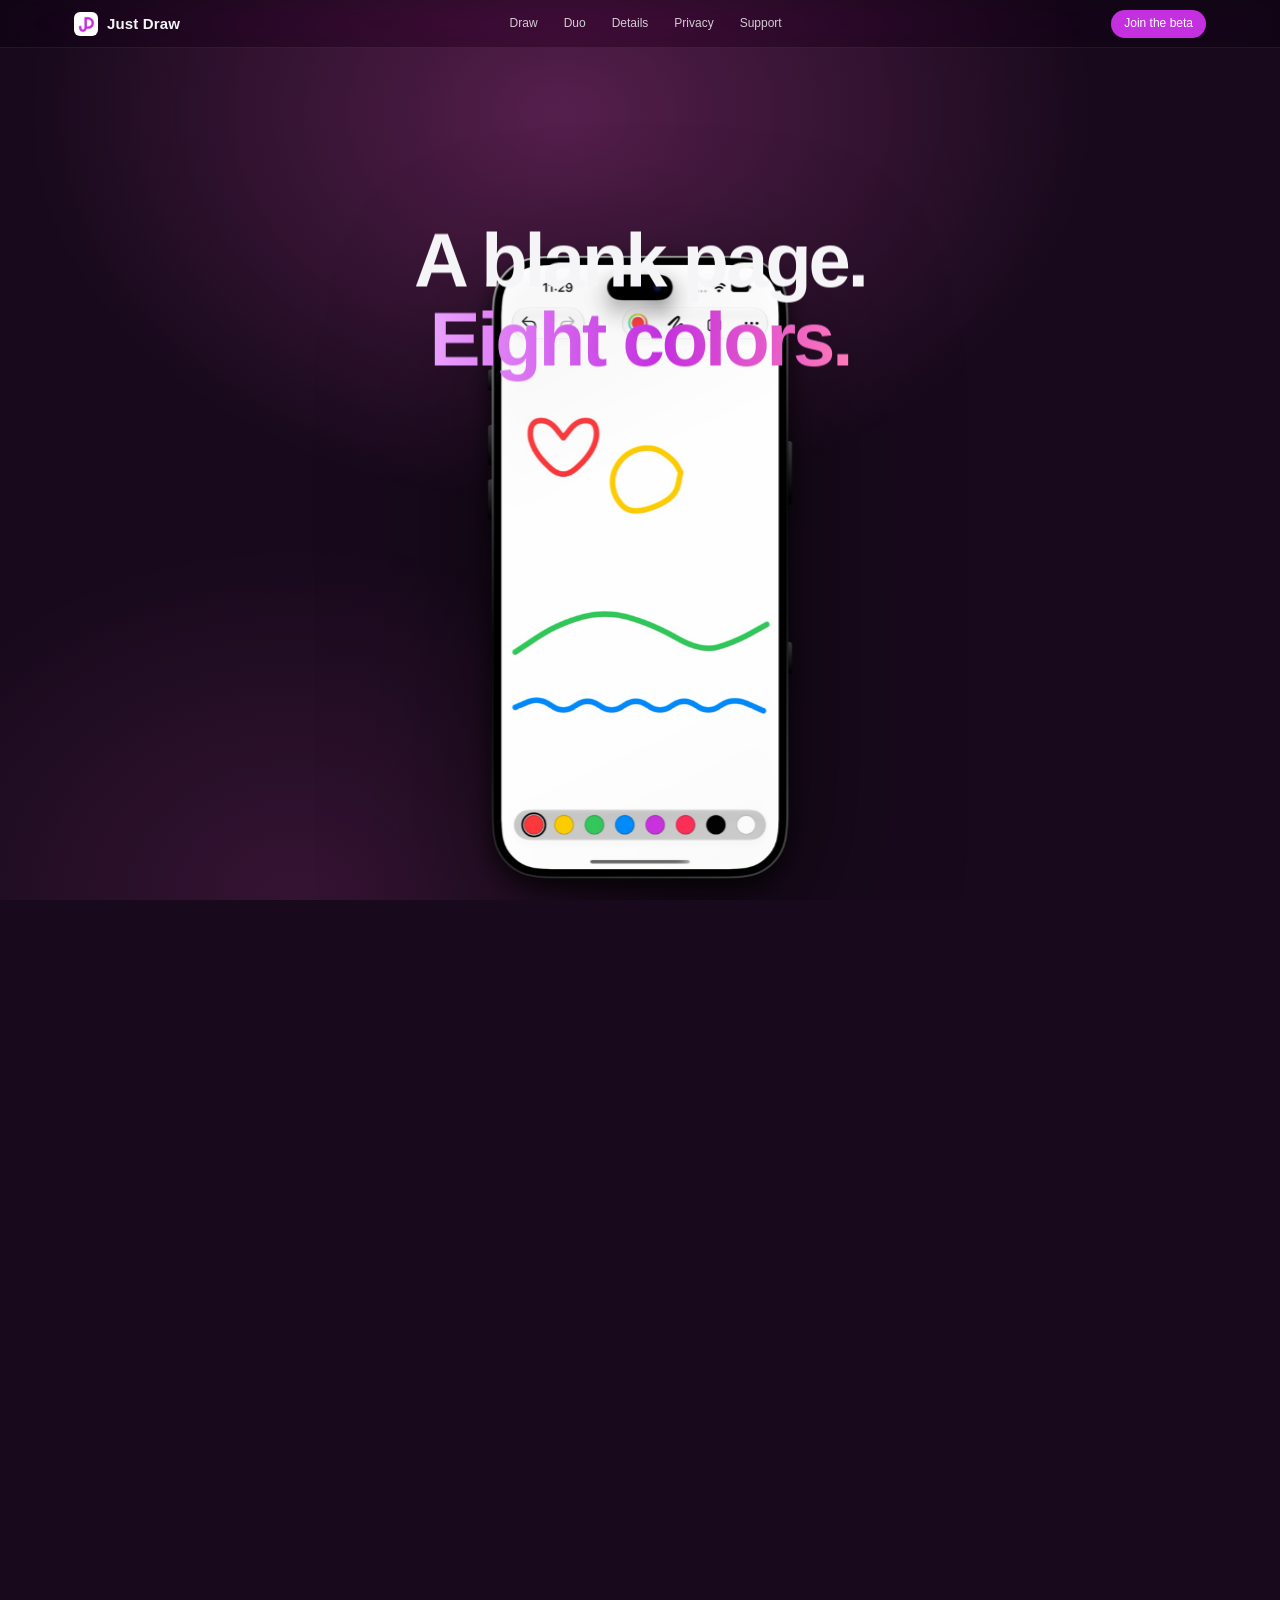
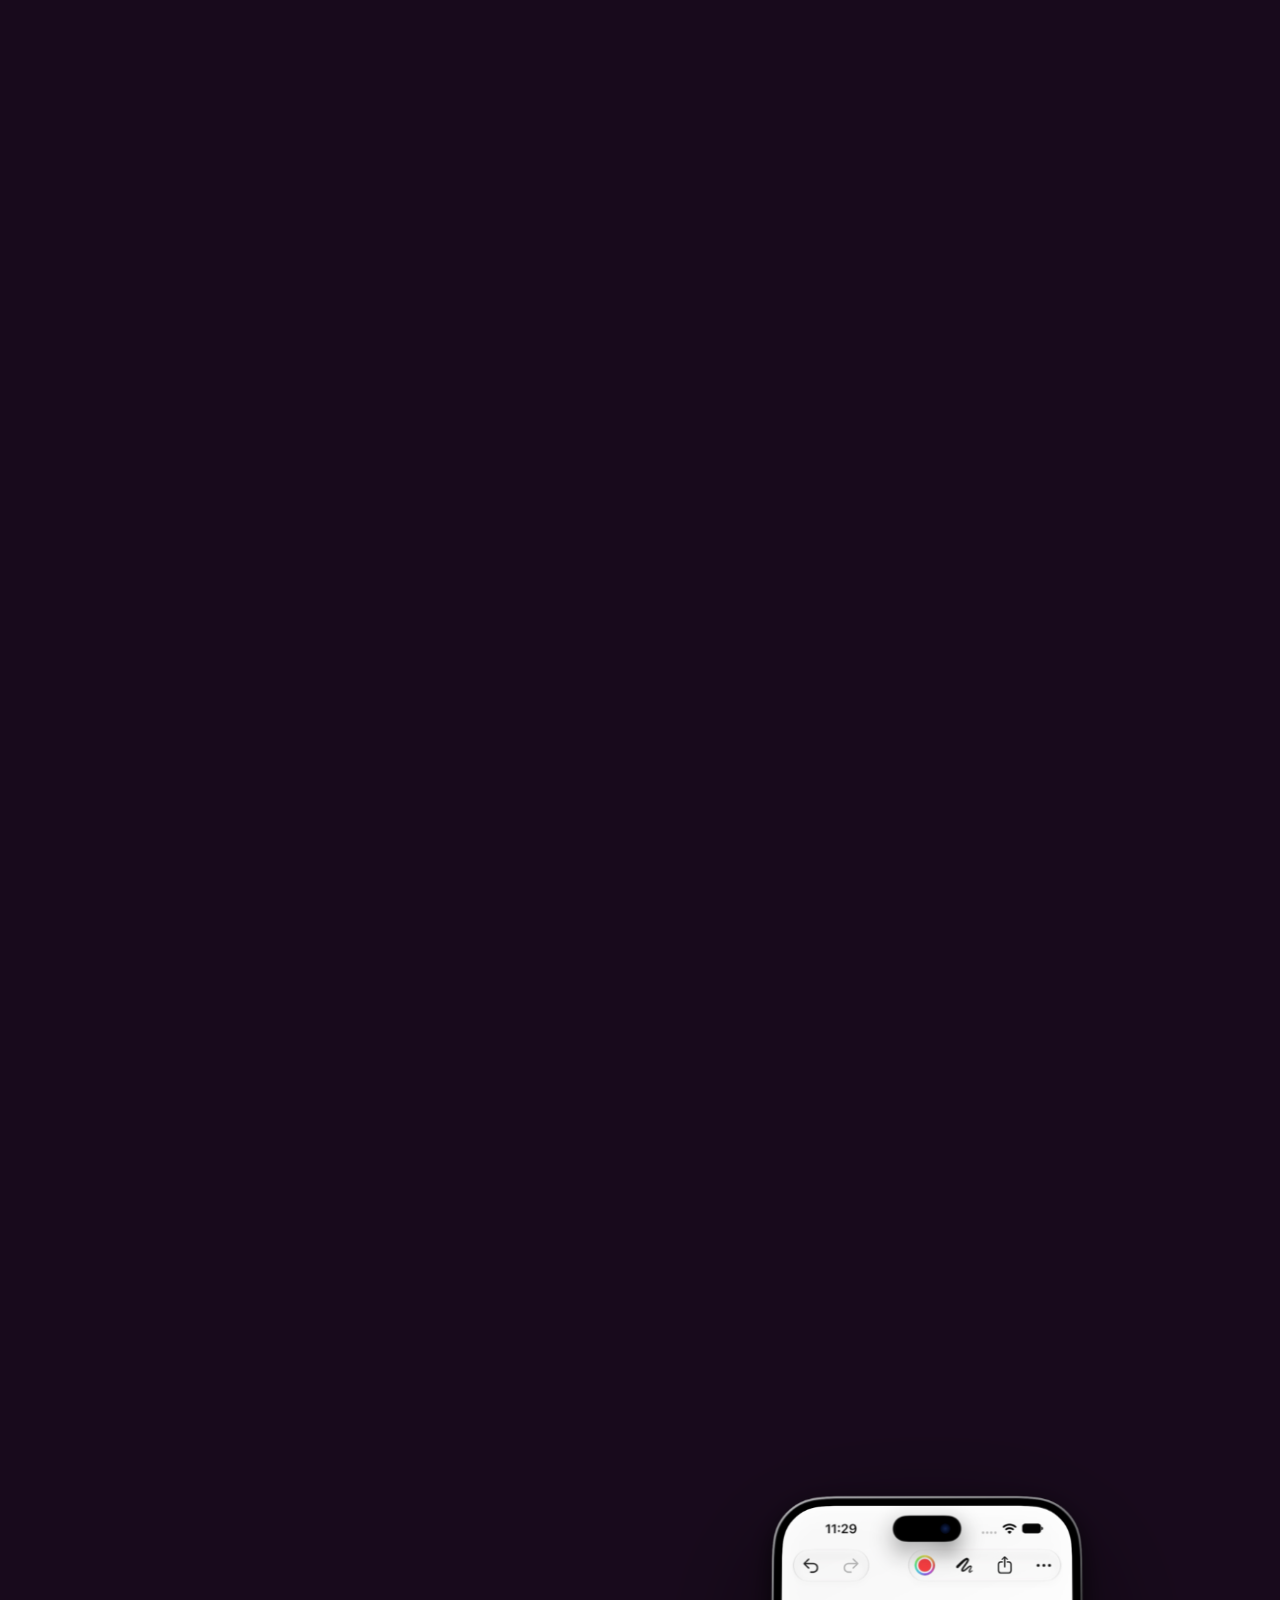
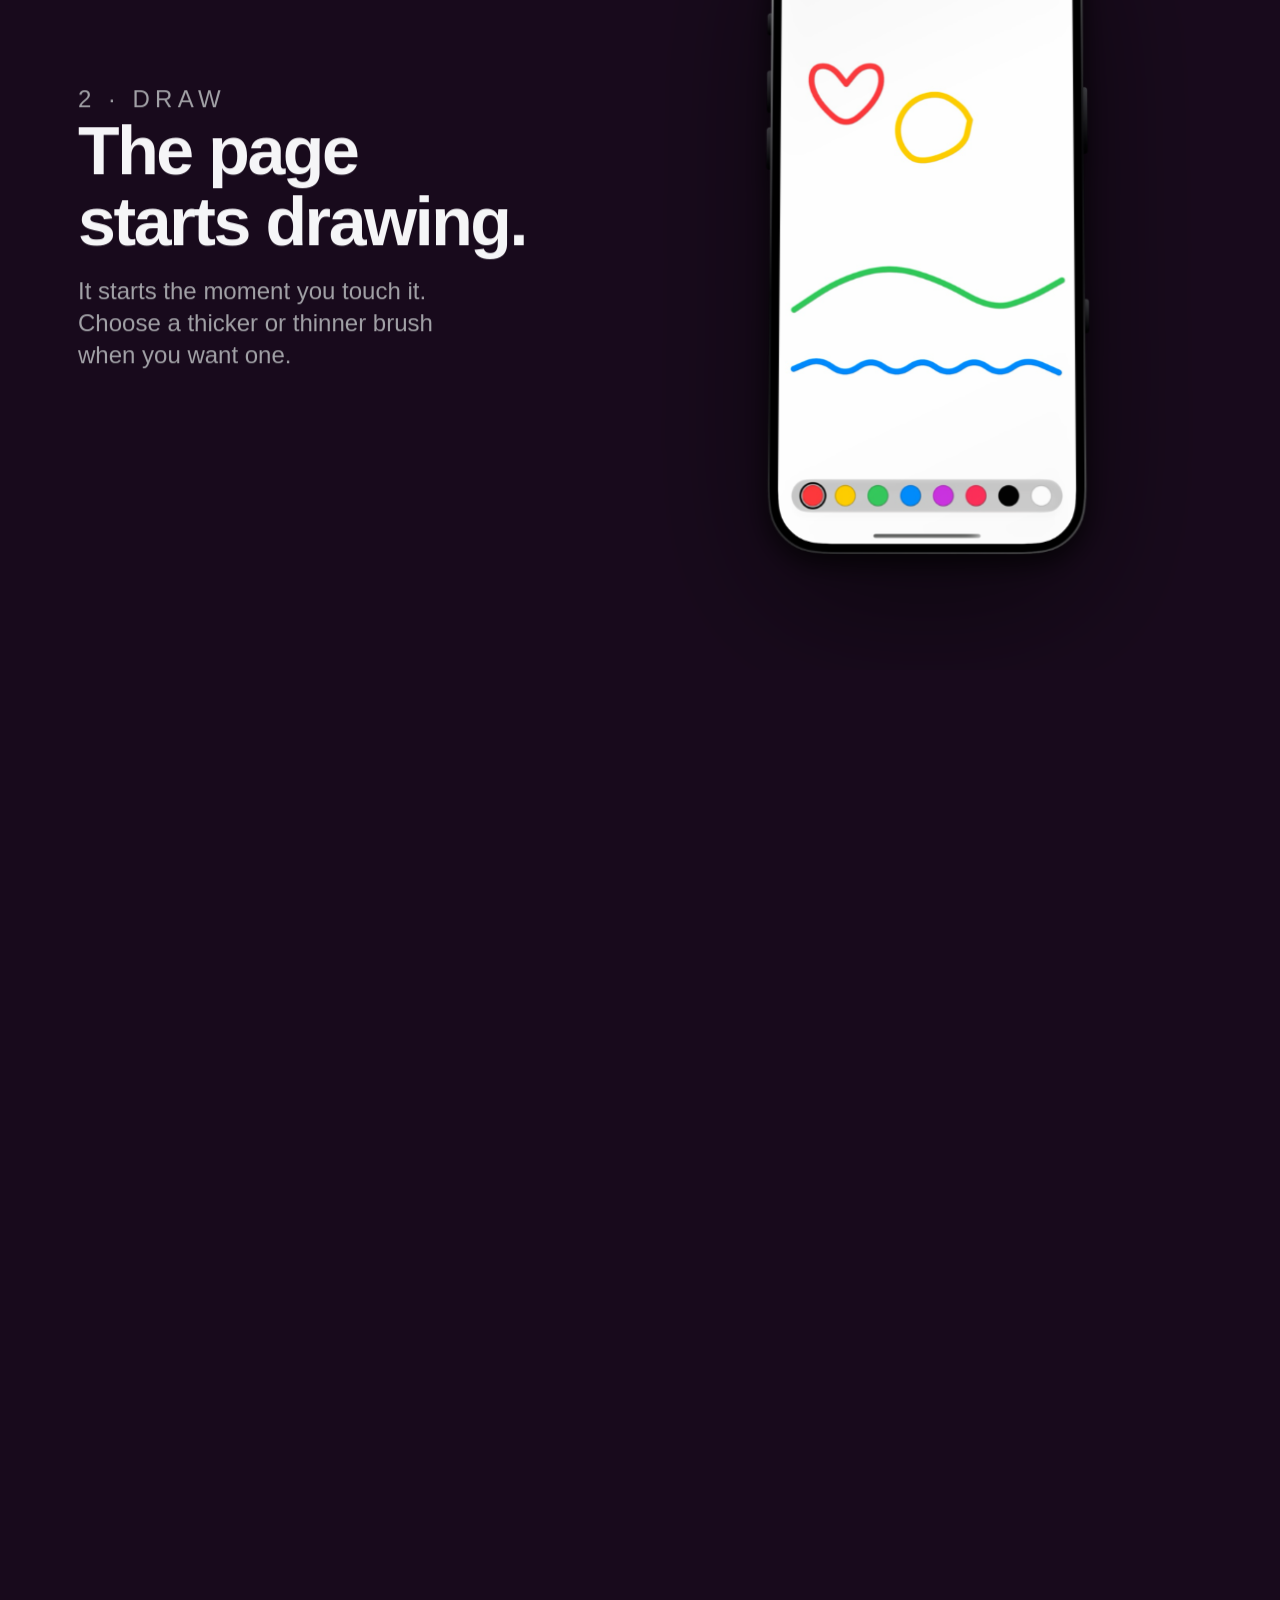
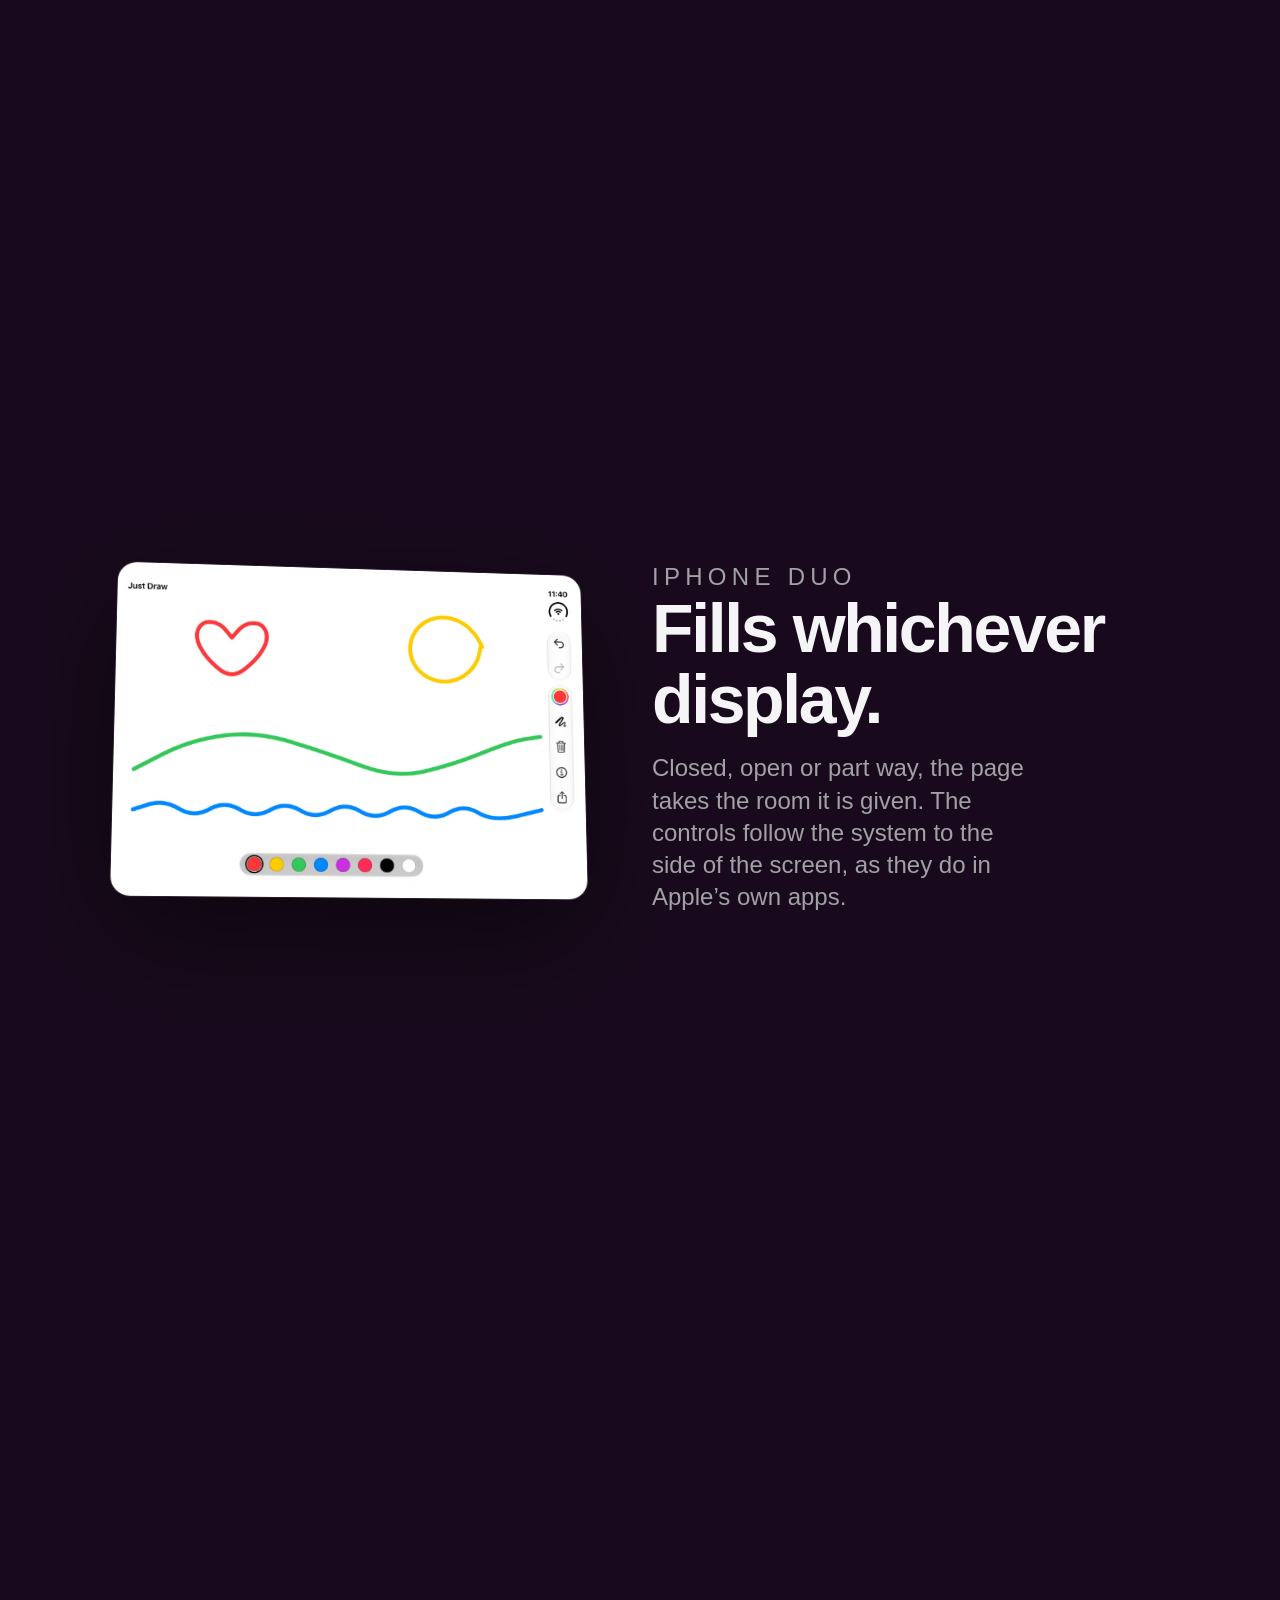
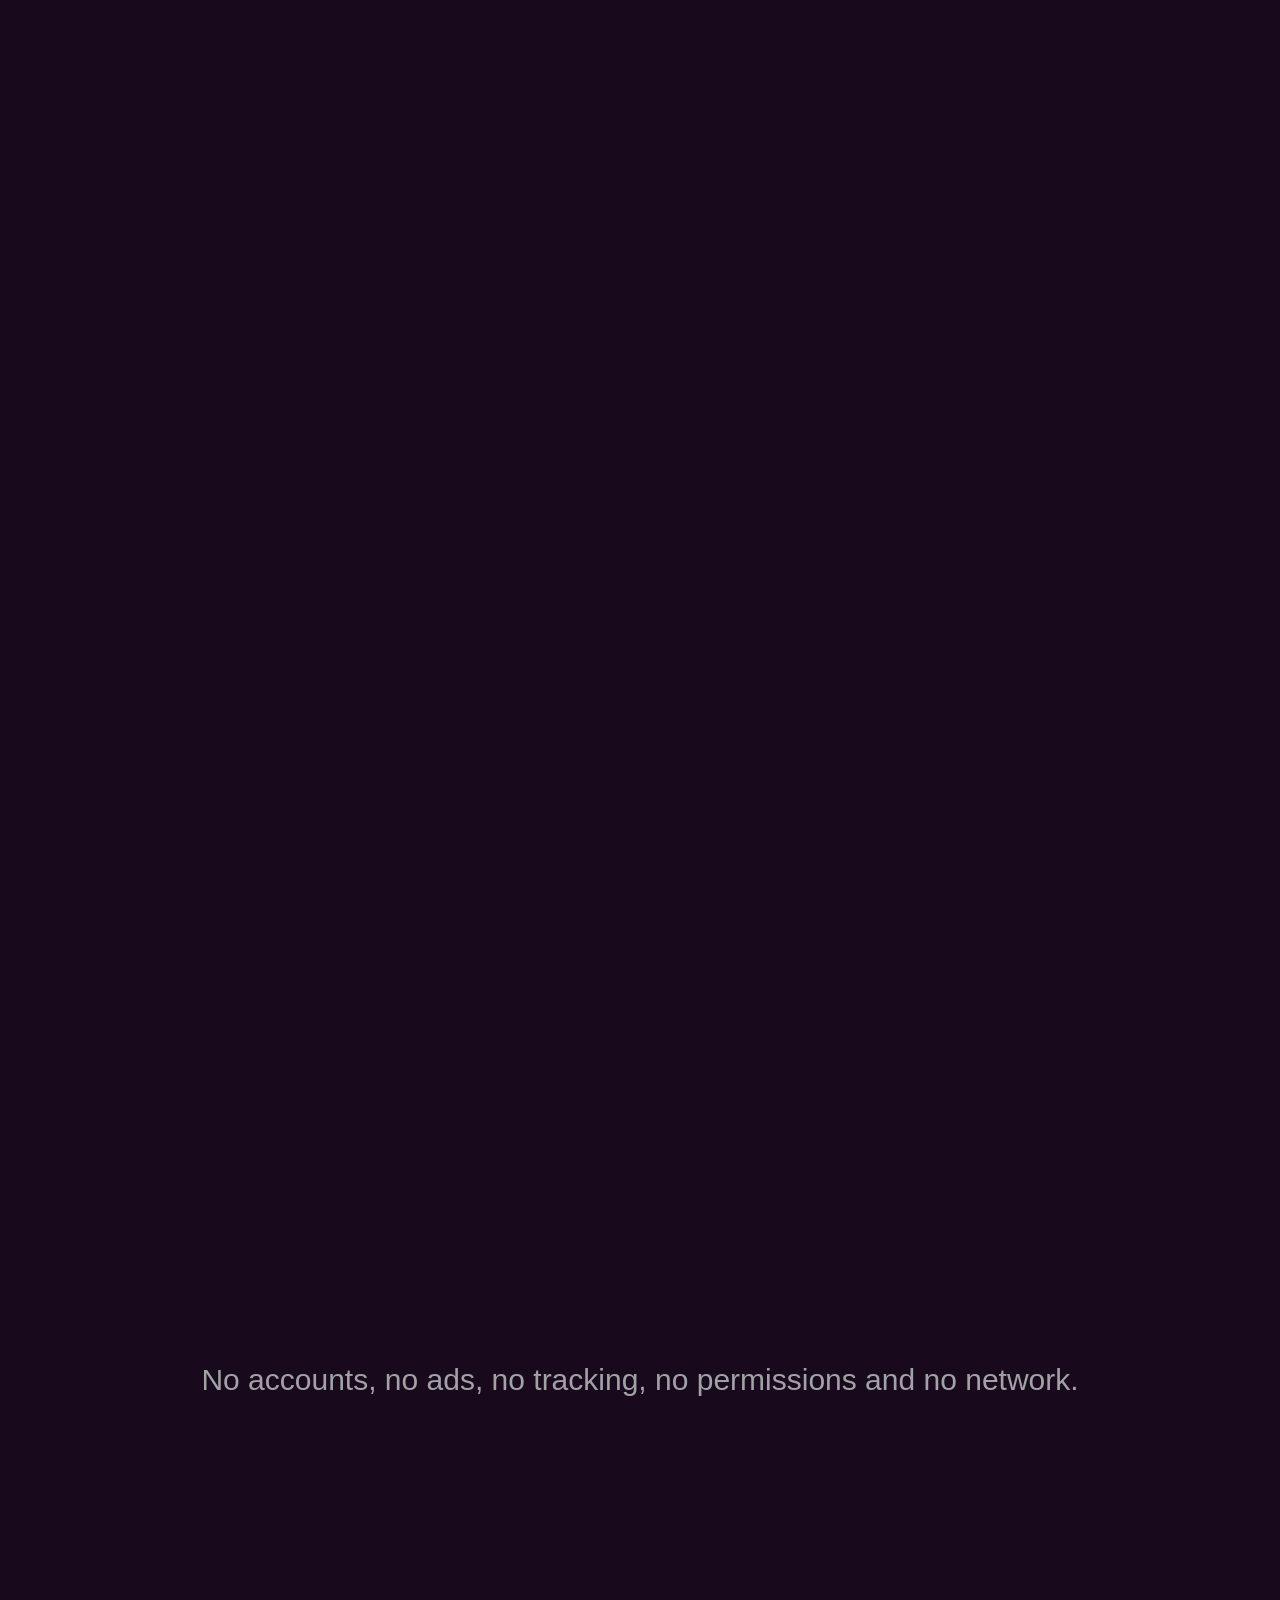
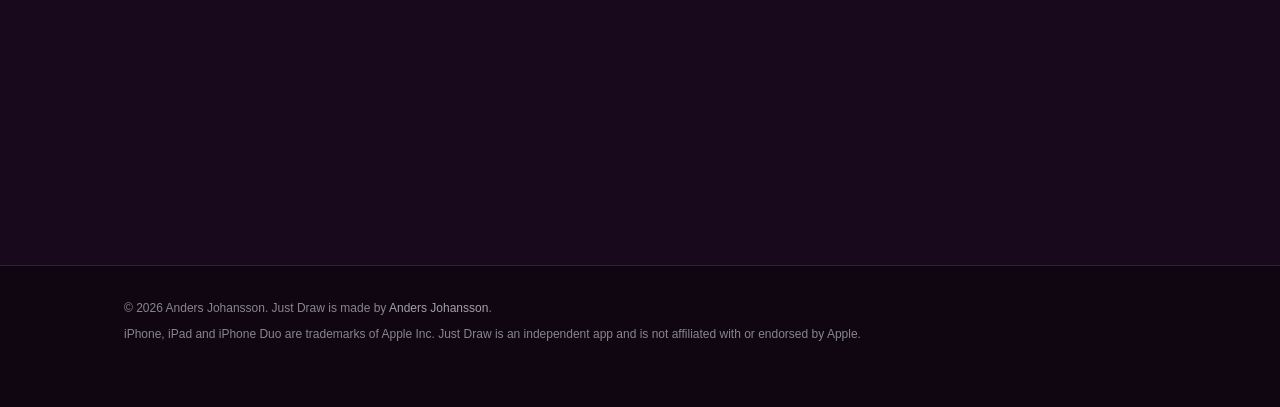
<file: index.html>
<!doctype html>
<html lang="en">
<head>
  <meta charset="utf-8">
  <meta name="viewport" content="width=device-width, initial-scale=1, viewport-fit=cover">
  <title>Just Draw – a simple drawing app for iPhone, iPad and iPhone Duo</title>
  <meta name="description" content="Just Draw is a blank page, eight colors and your finger. Undo anything, share what you like. No accounts, no permissions, no network.">
  <meta name="theme-color" content="#0e0713">
  <link rel="icon" type="image/png" href="assets/favicon.png">
  <link rel="apple-touch-icon" href="assets/apple-touch-icon.png">
  <meta property="og:title" content="Just Draw">
  <meta property="og:description" content="A blank page, eight colors and your finger. For iPhone, iPad and iPhone Duo.">
  <meta property="og:type" content="website">
  <meta property="og:url" content="https://idrewn.github.io/justdraw-site/">
  <meta property="og:image" content="https://idrewn.github.io/justdraw-site/assets/og.jpg">
  <link rel="stylesheet" href="motion.css">
  <link rel="stylesheet" href="theme.css">
</head>
<body>
<div class="ambient" aria-hidden="true"></div>
<header class="nav"><div class="wrap">
  <a class="brand" href="./"><img src="assets/icon.png" alt="" width="24" height="24">Just Draw</a>
  <ul><li><a href="#draw">Draw</a></li><li><a href="#duo">Duo</a></li><li><a href="#details">Details</a></li><li><a href="privacy.html">Privacy</a></li><li><a href="support.html">Support</a></li></ul>
  <a class="buy" href="https://testflight.apple.com/join/3rHHeFmC">Join the beta</a>
</div></header>
<main>
<section class="stage hero" id="top" style="--n:3.3" data-stage data-bg="#0e0713" data-glow="196,48,224">
  <div class="pin">
    <div class="hero-copy" data-beat="-1,-0.5,0.2,0.46" data-travel="-110">
      <p class="eyebrow">Drawing · iPhone · iPad · iPhone Duo</p>
      <h1>Just draw.<br><span class="grad">Nothing else.</span></h1>
      <p class="lead">A blank page, eight colors and your finger. Undo anything, share what you like.</p>
      <div class="cta"><a class="pill fill" href="https://testflight.apple.com/join/3rHHeFmC">Join the beta</a><a class="pill line" href="#draw">See the three steps</a></div>
    </div>
    <p class="hero-tag" data-beat="0.42,0.62,2,3" data-travel="50">A blank page.<br><span class="grad">Eight colors.</span></p>
    <div class="fan"><div class="device" data-motion="fan" data-i="0" data-n="1"><img src="assets/phone-iphone.png" alt="Just Draw on an iPhone" width="1306" height="2360"></div></div>
  </div>
</section>
<section class="stage" id="draw" style="--n:4.1" data-stage data-bg="#120817" data-glow="196,48,224">
  <i class="mark" aria-hidden="true" data-bg="#120817" data-glow="196,48,224" style="position:absolute;left:0;top:24.80%;width:1px;height:1px"></i>
<i class="mark" aria-hidden="true" data-bg="#180a1c" data-glow="230,80,190" style="position:absolute;left:0;top:50.00%;width:1px;height:1px"></i>
<i class="mark" aria-hidden="true" data-bg="#10091f" data-glow="120,80,240" style="position:absolute;left:0;top:75.20%;width:1px;height:1px"></i>
  <div class="pin split">
    <div class="copy"><div class="beat" data-beat="-1.000,-0.500,0.283,0.383">
        <p class="eyebrow">1 · Color</p>
        <h2>Pick a color.</h2>
        <p>Eight colors at your thumb, or open the color picker for any other.</p>
      </div><div class="beat" data-beat="0.283,0.383,0.617,0.717">
        <p class="eyebrow">2 · Draw</p>
        <h2>The page starts drawing.</h2>
        <p>It starts the moment you touch it. Choose a thicker or thinner brush when you want one.</p>
      </div><div class="beat" data-beat="0.617,0.717,2.000,3.000">
        <p class="eyebrow">3 · Share</p>
        <h2>Share what you like.</h2>
        <p>Send the drawing as a picture, or choose Save Image to keep it in Photos.</p>
      </div></div>
    <div class="devwrap"><div class="device" data-motion="sway"><img src="assets/phone-iphone.png" alt="A drawing in Just Draw" loading="lazy" width=1306 height=2360></div></div>
  </div>
</section>
<section class="stage" id="duo" style="--n:2.2" data-stage data-bg="#150a1a" data-glow="196,48,224">
  <i class="mark" aria-hidden="true" data-bg="#150a1a" data-glow="196,48,224" style="position:absolute;left:0;top:50.00%;width:1px;height:1px"></i>
  <div class="pin split flip">
    <div class="copy"><div class="beat" data-beat="-1.000,-0.500,2.000,3.000">
        <p class="eyebrow">iPhone Duo</p>
        <h2>Fills whichever display.</h2>
        <p>Closed, open or part way, the page takes the room it is given. The controls follow the system to the side of the screen, as they do in Apple&rsquo;s own apps.</p>
      </div></div>
    <div class="devwrap"><div class="device wide" data-motion="wide" style="aspect-ratio:1600/1125"><img data-beat="-1.000,-0.500,2.000,3.000" src="assets/duo.jpg" alt="Just Draw on an iPhone Duo" loading="lazy" width=1600 height=1125></div></div>
  </div>
</section>
<section class="stage numbers" style="--n:2.6" data-stage data-bg="#10081c" data-glow="140,60,230">
  <div class="pin"><div class="row" data-zoom><div><div class="n grad" data-count="8" data-pre="" data-suf="">0</div><div class="l">colors</div></div><div><div class="n grad" data-count="1" data-pre="" data-suf="">0</div><div class="l">page</div></div><div><div class="n grad" data-count="0" data-pre="" data-suf="">0</div><div class="l">permissions</div></div></div><p class="sentence">No accounts, no ads, no tracking, no permissions and no network.</p></div>
</section>
<section class="block center" id="details" data-bg="#0e0713" data-glow="196,48,224">
  <div class="wrap">
    <p class="eyebrow" data-reveal>Small on purpose</p>
    <h2 data-reveal>Everything the page needs. Nothing it does not.</h2>
    
    <div class="bento"><div class="tile w4 hot" data-reveal><span class="k">Undo</span><h3>Undo anything.</h3><p>Shake to undo, swipe with three fingers, or press &#8984;Z. Clearing the page can be undone too, so you never have to ask twice.</p></div><div class="tile " data-reveal><span class="k">Input</span><h3>Finger or Apple Pencil.</h3><p>The line starts the instant you touch down, and smooth curves keep fast strokes from looking jagged.</p></div><div class="tile " data-reveal><span class="k">Devices</span><h3>iPhone and iPad.</h3><p>Portrait or landscape, full screen or in Split View.</p></div><div class="tile " data-reveal><span class="k">Languages</span><h3>English and Swedish.</h3><p>Just Draw follows your language: Just draw. becomes Rita bara.</p></div><div class="tile w3" data-reveal><span class="k">Private</span><h3>Private by design.</h3><p>No accounts, no ads, no tracking, no permissions and no network. Your drawing stays on your device. <a href="privacy.html">Read the privacy policy</a>.</p></div><div class="tile w3" data-reveal><span class="k">Sharing</span><h3>A clean picture.</h3><p>Share as a PNG through the system share sheet. The hint and toolbar are never part of the picture.</p></div></div>
  </div>
</section>
<section class="cta-block" id="get" data-bg="#0e0713" data-glow="196,48,224">
  <div class="wrap">
    <img class="icon" src="assets/icon.png" alt="Just Draw app icon" width="132" height="132" data-reveal>
    <h2 data-reveal>Get Just Draw.</h2>
    <p class="lead" data-reveal>In TestFlight beta now. For iPhone and iPad with iOS 27 or later, in English and Swedish.</p>
    <div class="cta" data-reveal><a class="pill fill" href="https://testflight.apple.com/join/3rHHeFmC">Join the beta</a><a class="pill line" href="support.html">Support</a></div>
    
  </div>
</section>
</main>
<footer><div class="wrap"><p>&copy; 2026 Anders Johansson. Just Draw is made by <a href="https://github.com/iDrewn">Anders Johansson</a>.</p>
    <p>iPhone, iPad and iPhone Duo are trademarks of Apple Inc. Just Draw is an independent app and is not affiliated with or endorsed by Apple.</p></div></footer>
<script src="motion.js" defer></script>
</body>
</html>
</file>
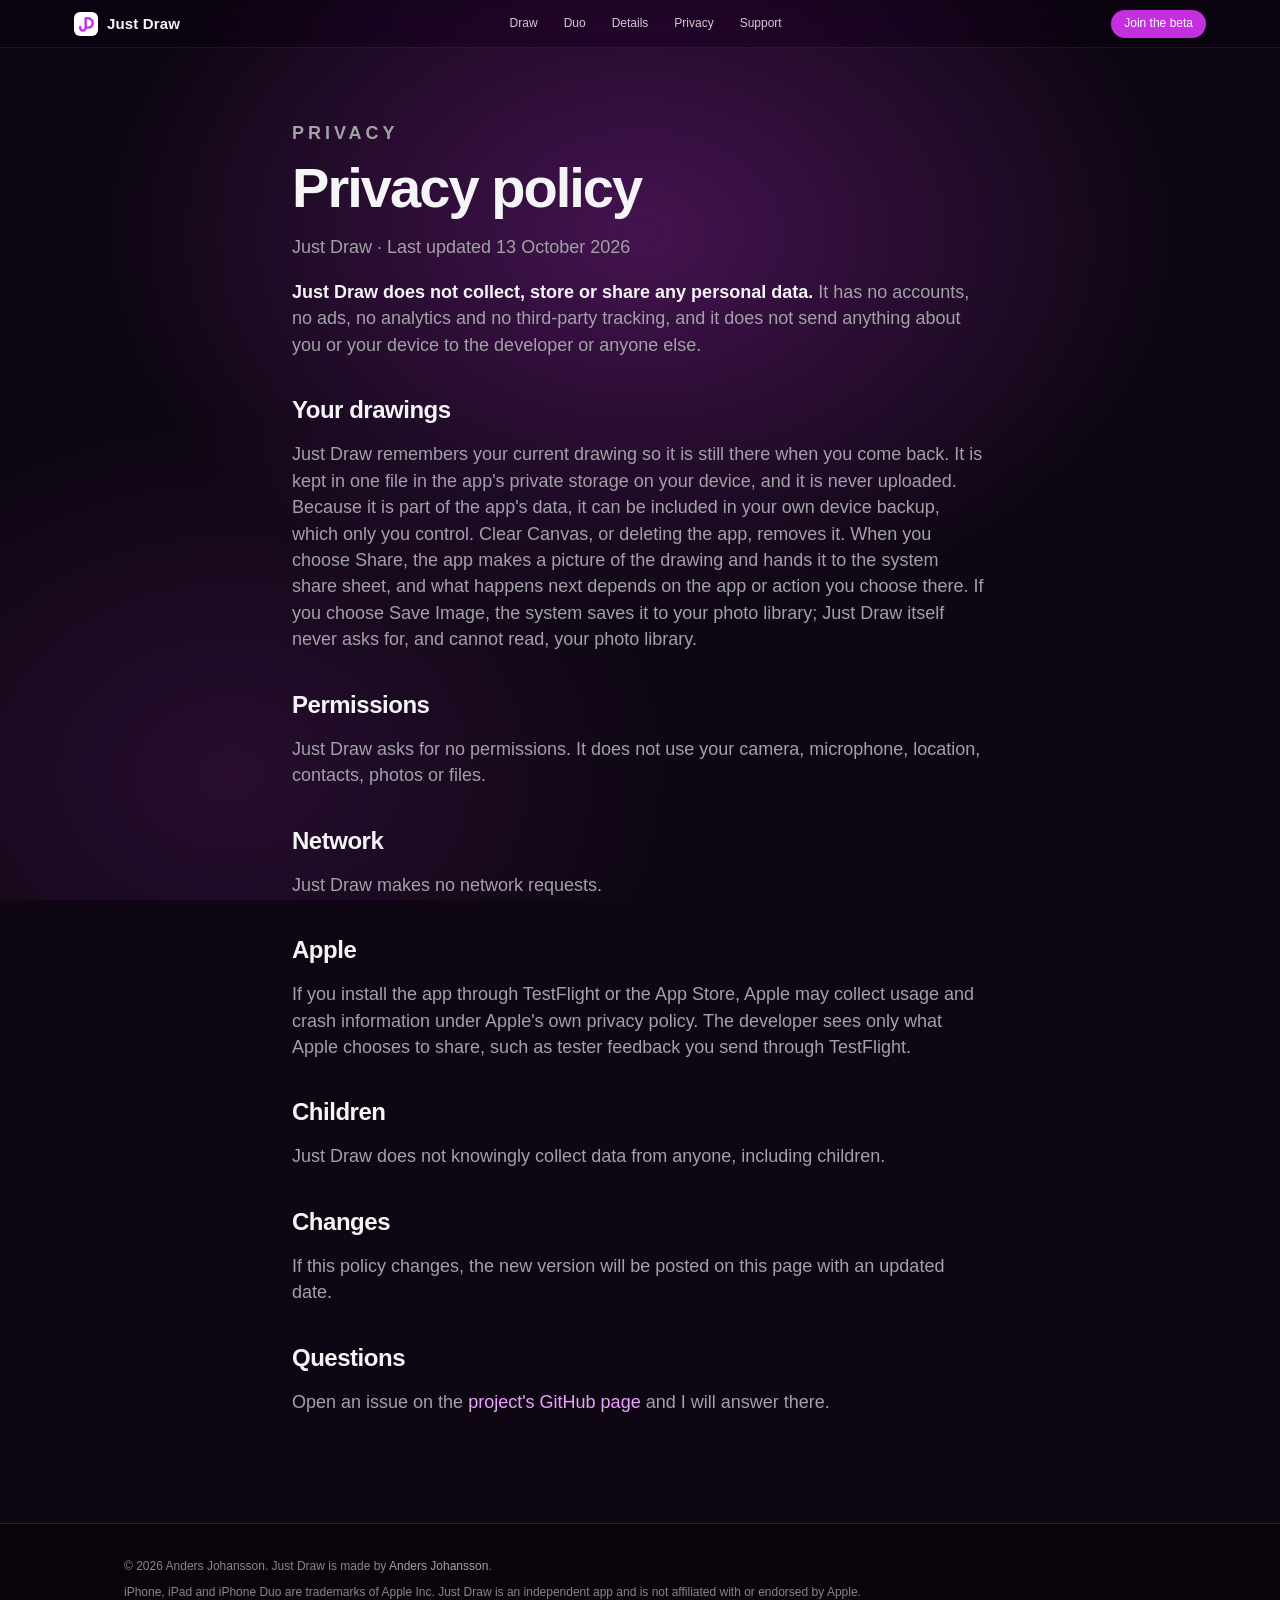
<file: privacy.html>
<!doctype html>
<html lang="en">
<head>
  <meta charset="utf-8">
  <meta name="viewport" content="width=device-width, initial-scale=1, viewport-fit=cover">
  <title>Privacy policy – Just Draw</title>
  <meta name="description" content="How Just Draw handles your data.">
  <meta name="theme-color" content="#0e0713">
  <link rel="icon" type="image/png" href="assets/favicon.png">
  <link rel="apple-touch-icon" href="assets/apple-touch-icon.png">
  <link rel="stylesheet" href="motion.css">
  <link rel="stylesheet" href="theme.css">
</head>
<body>
<div class="ambient" aria-hidden="true"></div>
<header class="nav"><div class="wrap">
  <a class="brand" href="./"><img src="assets/icon.png" alt="" width="24" height="24">Just Draw</a>
  <ul><li><a href="./#draw">Draw</a></li><li><a href="./#duo">Duo</a></li><li><a href="./#details">Details</a></li><li><a href="./privacy.html">Privacy</a></li><li><a href="./support.html">Support</a></li></ul>
  <a class="buy" href="https://testflight.apple.com/join/3rHHeFmC">Join the beta</a>
</div></header>
<main class="doc">
  <article class="prose">
    <p class="eyebrow">Privacy</p>
  <h1>Privacy policy</h1>
    <p class="meta">Just Draw &middot; Last updated 13 October 2026</p>

    <p><strong>Just Draw does not collect, store or share any personal data.</strong> It has no accounts, no ads, no analytics and no third-party tracking, and it does not send anything about you or your device to the developer or anyone else.</p>

    <h2>Your drawings</h2>
    <p>Just Draw remembers your current drawing so it is still there when you come back. It is kept in one file in the app's private storage on your device, and it is never uploaded. Because it is part of the app's data, it can be included in your own device backup, which only you control. Clear Canvas, or deleting the app, removes it. When you choose Share, the app makes a picture of the drawing and hands it to the system share sheet, and what happens next depends on the app or action you choose there. If you choose Save Image, the system saves it to your photo library; Just Draw itself never asks for, and cannot read, your photo library.</p>

    <h2>Permissions</h2>
    <p>Just Draw asks for no permissions. It does not use your camera, microphone, location, contacts, photos or files.</p>

    <h2>Network</h2>
    <p>Just Draw makes no network requests.</p>

    <h2>Apple</h2>
    <p>If you install the app through TestFlight or the App Store, Apple may collect usage and crash information under Apple's own privacy policy. The developer sees only what Apple chooses to share, such as tester feedback you send through TestFlight.</p>

    <h2>Children</h2>
    <p>Just Draw does not knowingly collect data from anyone, including children.</p>

    <h2>Changes</h2>
    <p>If this policy changes, the new version will be posted on this page with an updated date.</p>

    <h2>Questions</h2>
    <p>Open an issue on the <a href="https://github.com/iDrewn/justdraw-site/issues">project's GitHub page</a> and I will answer there.</p>
  </article>
</main>
<footer><div class="wrap"><p>&copy; 2026 Anders Johansson. Just Draw is made by <a href="https://github.com/iDrewn">Anders Johansson</a>.</p>
    <p>iPhone, iPad and iPhone Duo are trademarks of Apple Inc. Just Draw is an independent app and is not affiliated with or endorsed by Apple.</p></div></footer>
</body>
</html>
</file>
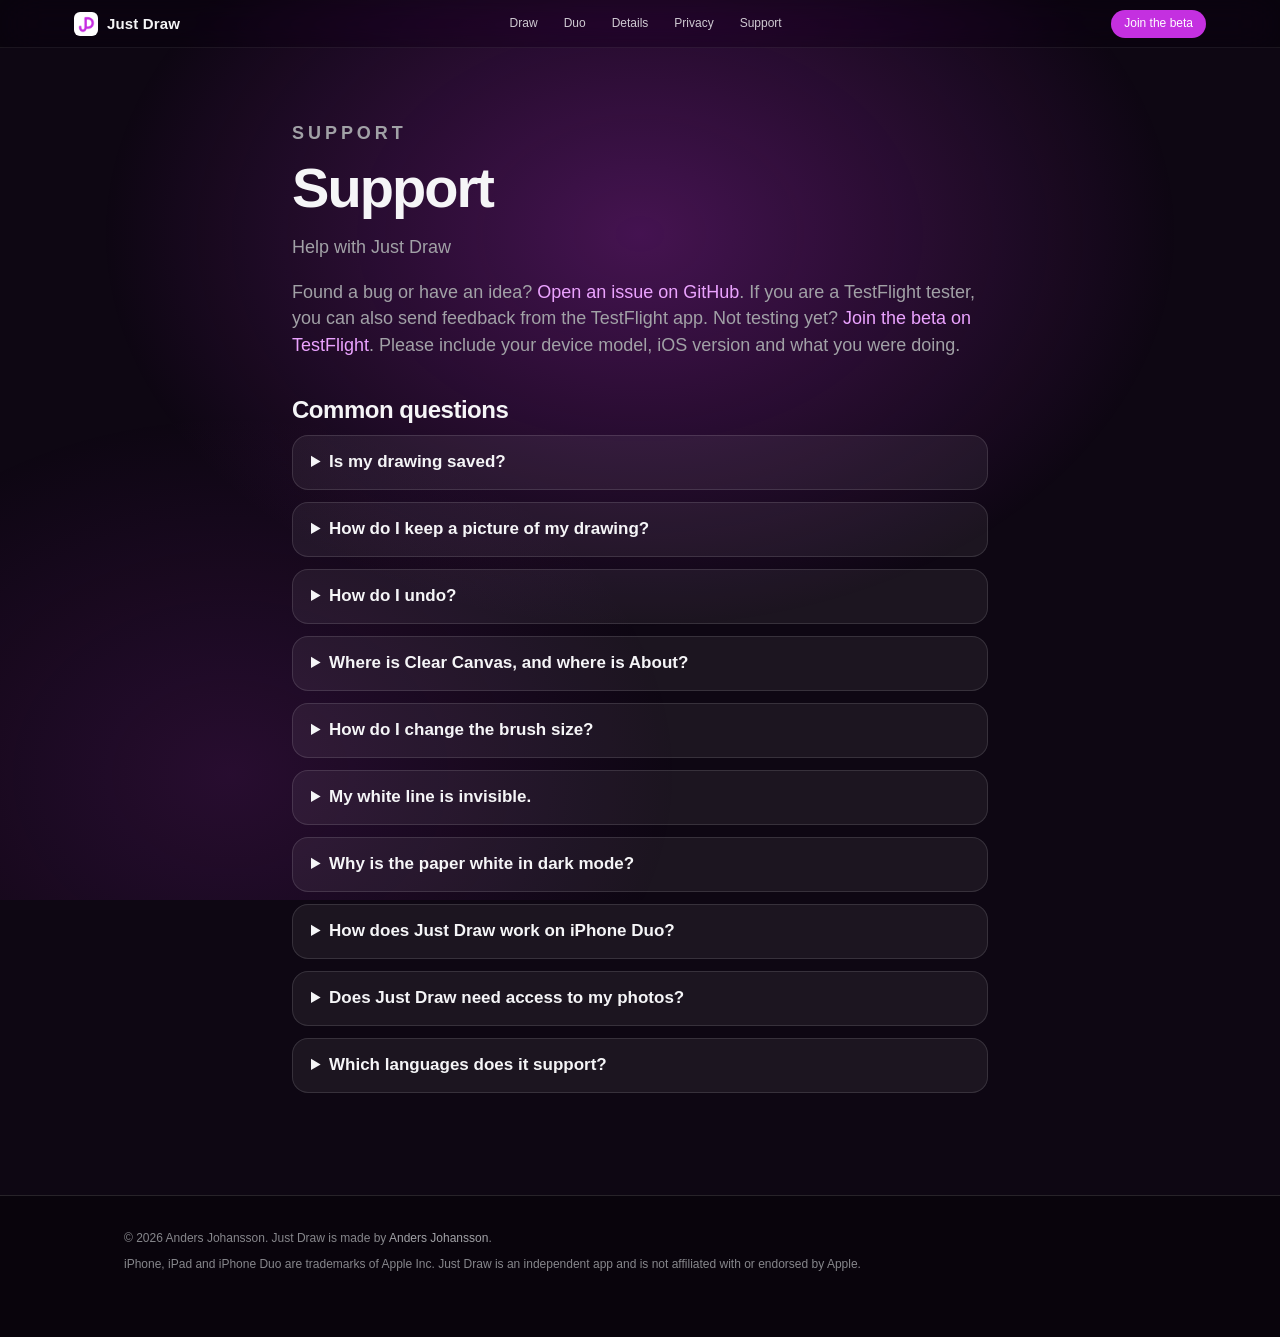
<file: support.html>
<!doctype html>
<html lang="en">
<head>
  <meta charset="utf-8">
  <meta name="viewport" content="width=device-width, initial-scale=1, viewport-fit=cover">
  <title>Support – Just Draw</title>
  <meta name="description" content="Help with Just Draw.">
  <meta name="theme-color" content="#0e0713">
  <link rel="icon" type="image/png" href="assets/favicon.png">
  <link rel="apple-touch-icon" href="assets/apple-touch-icon.png">
  <link rel="stylesheet" href="motion.css">
  <link rel="stylesheet" href="theme.css">
</head>
<body>
<div class="ambient" aria-hidden="true"></div>
<header class="nav"><div class="wrap">
  <a class="brand" href="./"><img src="assets/icon.png" alt="" width="24" height="24">Just Draw</a>
  <ul><li><a href="./#draw">Draw</a></li><li><a href="./#duo">Duo</a></li><li><a href="./#details">Details</a></li><li><a href="./privacy.html">Privacy</a></li><li><a href="./support.html">Support</a></li></ul>
  <a class="buy" href="https://testflight.apple.com/join/3rHHeFmC">Join the beta</a>
</div></header>
<main class="doc">
  <article class="prose">
    <p class="eyebrow">Support</p>
  <h1>Support</h1>
    <p class="meta">Help with Just Draw</p>

    <p>Found a bug or have an idea? <a href="https://github.com/iDrewn/justdraw-site/issues">Open an issue on GitHub</a>. If you are a TestFlight tester, you can also send feedback from the TestFlight app. Not testing yet? <a href="https://testflight.apple.com/join/3rHHeFmC" rel="noopener">Join the beta on TestFlight</a>. Please include your device model, iOS version and what you were doing.</p>

    <h2>Common questions</h2>

    <details>
      <summary>Is my drawing saved?</summary>
      <p>Yes. Just Draw remembers your current drawing and shows it again the next time you open the app. Undo history is not kept, so you cannot undo strokes from an earlier visit. There is one drawing at a time: Clear Canvas starts a new page.</p>
    </details>
    <details>
      <summary>How do I keep a picture of my drawing?</summary>
      <p>Tap the Share button and choose Save Image to put it in Photos, or send it to a friend. Save a picture before you clear the canvas if you want to keep it.</p>
    </details>
    <details>
      <summary>How do I undo?</summary>
      <p>Tap Undo in the toolbar, shake your device, swipe left with three fingers, or press &#8984;Z with a keyboard. Redo brings it back. Clear Canvas can be undone as well.</p>
    </details>
    <details>
      <summary>Where is Clear Canvas, and where is About?</summary>
      <p>On a narrow screen the toolbar folds the less-used items into the &hellip; menu. Clear Canvas and About are in there. On a wider screen, such as an iPad or the inside of an iPhone Duo, you see them directly.</p>
    </details>
    <details>
      <summary>How do I change the brush size?</summary>
      <p>Tap the brush button in the toolbar and drag the slider. The dot above it shows the size and color of the line you will draw.</p>
    </details>
    <details>
      <summary>My white line is invisible.</summary>
      <p>The paper is white, so white ink shows only on top of other colors. It works like correction fluid: use it to paint over a mistake.</p>
    </details>
    <details>
      <summary>Why is the paper white in dark mode?</summary>
      <p>The paper is a sheet of paper, not part of the interface, so a drawing looks the same whichever appearance you use and when you share it. The toolbar and menus follow your system appearance.</p>
    </details>
    <details>
      <summary>How does Just Draw work on iPhone Duo?</summary>
      <p>The drawing area fills whichever display you are using and follows the device as you open and close it. The system moves the toolbar to the side of the screen, as it does in other apps. iPhone Duo features need iOS 27.1.</p>
    </details>
    <details>
      <summary>Does Just Draw need access to my photos?</summary>
      <p>No. Saving goes through the system share sheet, so the app never sees your photo library. <a href="privacy.html">Read the privacy policy</a>.</p>
    </details>
    <details>
      <summary>Which languages does it support?</summary>
      <p>English and Swedish. It uses the language your device is set to.</p>
    </details>
  </article>
</main>
<footer><div class="wrap"><p>&copy; 2026 Anders Johansson. Just Draw is made by <a href="https://github.com/iDrewn">Anders Johansson</a>.</p>
    <p>iPhone, iPad and iPhone Duo are trademarks of Apple Inc. Just Draw is an independent app and is not affiliated with or endorsed by Apple.</p></div></footer>
</body>
</html>
</file>
<file: motion.css>
/* Shared base for the app sites. Per-site colours come from :root variables in theme.css. */
:root {
  --accent: #2b6fd0; --accent2: #7ab7ff; --bg: #05080f; --glow: 43,111,208;
  --fg: #f5f5f7; --muted: #a1a1a6; --line: rgba(255,255,255,.12); --card: rgba(255,255,255,.06);
  --gx: 0; --gy: 0;
  --sans: -apple-system, BlinkMacSystemFont, "SF Pro Display", "SF Pro Text", "Helvetica Neue", Helvetica, Arial, sans-serif;
}
* { box-sizing: border-box; }
html { -webkit-text-size-adjust: 100%; scroll-behavior: smooth; background: var(--bg); }
body { margin: 0; background: var(--bg); color: var(--fg); font: 17px/1.47 var(--sans); -webkit-font-smoothing: antialiased; overflow-x: hidden; }
a { color: var(--accent2); text-decoration: none; }
a:hover { text-decoration: underline; }
img { max-width: 100%; display: block; }
.wrap { max-width: 1080px; margin: 0 auto; padding: 0 24px; }

/* A glow that drifts behind everything, so the page itself seems to move */
.ambient { position: fixed; inset: 0; z-index: 0; pointer-events: none;
  background:
    radial-gradient(60vmax 44vmax at calc(50% + var(--gx) * 1%) calc(26% + var(--gy) * 1%), rgba(var(--glow), .30), transparent 70%),
    radial-gradient(50vmax 40vmax at calc(18% - var(--gx) * .8%) calc(86% - var(--gy) * 1%), rgba(var(--glow), .14), transparent 70%); }
main, footer { position: relative; z-index: 1; }

/* Nav */
.nav { position: fixed; top: 0; left: 0; right: 0; z-index: 50; height: 48px; background: rgba(0,0,0,.34); backdrop-filter: saturate(180%) blur(22px); -webkit-backdrop-filter: saturate(180%) blur(22px); border-bottom: 1px solid rgba(255,255,255,.07); }
.nav .wrap { height: 48px; display: flex; align-items: center; justify-content: space-between; gap: 18px; max-width: 1180px; }
.brand { display: flex; align-items: center; gap: 9px; color: var(--fg); font-weight: 600; font-size: 15px; letter-spacing: .01em; }
.brand:hover { text-decoration: none; }
.brand img { width: 24px; height: 24px; border-radius: 6px; }
.nav ul { display: flex; gap: 26px; list-style: none; margin: 0; padding: 0; font-size: 12px; }
.nav ul a { color: rgba(245,245,247,.82); }
.nav ul a:hover { color: #fff; text-decoration: none; }
.buy { font-size: 12px; background: var(--accent); color: #fff; padding: 5px 13px; border-radius: 99px; font-weight: 500; }
.buy:hover { text-decoration: none; filter: brightness(1.12); }
@media (max-width: 760px) { .nav ul { display: none; } }

/* Type */
.eyebrow { font-size: 13px; font-weight: 700; letter-spacing: .22em; text-transform: uppercase; color: var(--accent2); margin: 0 0 14px; }
h1, h2, h3 { font-family: var(--sans); letter-spacing: -.035em; margin: 0; }
h1 { font-size: clamp(46px, 10vw, 112px); line-height: 1; font-weight: 800; }
h2 { font-size: clamp(34px, 5.6vw, 68px); line-height: 1.04; font-weight: 800; }
h3 { font-size: 24px; line-height: 1.15; font-weight: 700; letter-spacing: -.02em; }
.grad { background: linear-gradient(92deg, var(--accent2), var(--accent) 55%, var(--accent3, var(--accent))); -webkit-background-clip: text; background-clip: text; color: transparent; }
.lead { font-size: clamp(19px, 2.3vw, 28px); line-height: 1.28; color: var(--muted); font-weight: 500; margin: 22px 0 0; max-width: 34ch; }
.cta { display: flex; gap: 12px; flex-wrap: wrap; margin-top: 30px; }
.pill { display: inline-block; padding: 12px 24px; border-radius: 99px; font-size: 17px; font-weight: 500; }
.pill:hover { text-decoration: none; filter: brightness(1.12); }
.pill.fill { background: var(--accent); color: #fff; }
.pill.line { border: 1px solid var(--accent2); color: var(--accent2); }
.pill.off { background: rgba(255,255,255,.1); color: var(--muted); cursor: default; }

/* ---- Pinned stages: the content moves while the screen stays ---- */
.stage { position: relative; height: calc(var(--n, 4) * 100vh); height: calc(var(--n, 4) * 100svh); }
.pin { position: sticky; top: 0; height: 100vh; height: 100svh; overflow: hidden; }
.pin.split { display: grid; grid-template-columns: 1fr 1fr; align-items: center; max-width: 1180px; margin: 0 auto; padding: 0 28px; gap: 24px; }
.pin.split.flip .copy { order: 2; }
.copy { position: relative; height: 56vh; height: 56svh; }
.beat { position: absolute; inset: 0; display: flex; flex-direction: column; justify-content: center; opacity: var(--v, 1);
  transform: translate3d(0, calc(var(--ty, 0) * 1px), 0) scale(calc(.95 + .05 * var(--v, 1))); filter: blur(calc((1 - var(--v, 1)) * 14px)); will-change: opacity, transform, filter; }
.beat p { font-size: clamp(18px, 2vw, 24px); line-height: 1.34; color: var(--muted); font-weight: 500; margin: 18px 0 0; max-width: 28ch; }
.beat h2 { max-width: 12ch; }
.devwrap { position: relative; height: 86vh; height: 86svh; display: flex; align-items: center; justify-content: center; perspective: 1700px; }
.device { position: relative; height: 100%; aspect-ratio: 1306 / 2360; will-change: transform; transform-style: preserve-3d; filter: drop-shadow(0 40px 70px rgba(0,0,0,.5)); }
.device img { position: absolute; inset: 0; width: 100%; height: 100%; object-fit: contain; opacity: var(--v, 1); will-change: opacity; }
.device.wide { aspect-ratio: auto; height: auto; width: min(100%, 640px); }
.device.wide img { position: relative; border-radius: 22px; opacity: var(--v, 1); box-shadow: 0 0 0 1px rgba(255,255,255,.1); }
.device.wide.plain img { border-radius: 0; box-shadow: none; }
.device.wide img + img { position: absolute; inset: 0; height: 100%; opacity: var(--v, 0); }

/* Hero */
.hero .pin { display: grid; place-items: center; }
.hero-copy { position: absolute; left: 0; right: 0; top: 0; bottom: 0; display: flex; flex-direction: column; align-items: center; justify-content: center; text-align: center; padding: 0 24px;
  opacity: var(--v, 1); transform: translate3d(0, calc(var(--ty, 0) * 1px), 0) scale(calc(.92 + .08 * var(--v, 1))); filter: blur(calc((1 - var(--v, 1)) * 16px)); }
.hero-copy .lead { margin-left: auto; margin-right: auto; max-width: 30ch; }
.hero-copy .cta { justify-content: center; }
.hero-tag { position: absolute; left: 0; right: 0; top: 13vh; top: 13svh; padding: 0 24px; text-align: center; font-size: clamp(32px, 7.4vw, 76px); font-weight: 800; letter-spacing: -.04em; line-height: 1.04; opacity: var(--v, 1); transform: translate3d(0, calc(var(--ty, 0) * 1px), 0) scale(calc(.94 + .06 * var(--v, 1))); filter: blur(calc((1 - var(--v, 1)) * 14px)); z-index: 2; }
.fan { position: absolute; inset: 0; display: grid; place-items: end center; perspective: 1700px; }
.fan .device { grid-area: 1 / 1; height: min(78svh, 112vw * 1.1); margin-bottom: -2svh; }
.fan.low .device { margin-bottom: -14svh; }
.fan.mid .device.icon { height: auto; width: clamp(60px, 12vw, 132px); aspect-ratio: 1; margin-bottom: 30svh; border-radius: 22%; overflow: hidden; filter: drop-shadow(0 22px 40px rgba(0,0,0,.55)); }
.fan.mid .device.icon img { object-fit: cover; }
.beat-icon { width: 84px; height: 84px; border-radius: 20px; margin-bottom: 18px; box-shadow: 0 14px 36px rgba(var(--glow), .45); }
.beat .cta { margin-top: 22px; }
.beat .cta .pill { padding: 10px 20px; font-size: 16px; }
.track-head { position: absolute; left: 0; right: 0; top: 14svh; padding: 0 24px; text-align: center; z-index: 1; }
.hstage .pin { align-items: center; }
.hstage .track { margin-top: 12svh; }
.track a.card { color: var(--fg); text-decoration: none; gap: 22px; }
.track a.card:hover { border-color: var(--accent2); }
.track .go { color: var(--accent2); font-weight: 600; }

/* Big numbers */
.numbers .pin { display: grid; place-items: center; text-align: center; }
.numbers .row { display: flex; gap: clamp(20px, 6vw, 90px); justify-content: center; flex-wrap: wrap; will-change: transform, opacity; }
.numbers .n { font-size: clamp(68px, 15vw, 190px); font-weight: 800; letter-spacing: -.06em; line-height: .95; }
.numbers .l { color: var(--muted); font-weight: 600; letter-spacing: .06em; text-transform: uppercase; font-size: 14px; margin-top: 6px; }
.numbers .sentence { position: absolute; left: 0; right: 0; bottom: 12vh; text-align: center; font-size: clamp(19px, 2.4vw, 30px); color: var(--muted); font-weight: 500; padding: 0 24px; }

/* Reveal blocks, driven continuously by position */
[data-reveal] { opacity: var(--r, 1); transform: translate3d(0, calc((1 - var(--r, 1)) * 70px), 0) scale(calc(.93 + .07 * var(--r, 1))); filter: blur(calc((1 - var(--r, 1)) * 8px)); will-change: opacity, transform; }
section.block { padding: 18vh 0; position: relative; }
.center { text-align: center; }
.center .lead { margin-left: auto; margin-right: auto; }
.bento { display: grid; grid-template-columns: repeat(6, 1fr); gap: 16px; margin-top: 56px; }
.tile { grid-column: span 2; background: var(--card); border: 1px solid var(--line); border-radius: 30px; padding: 32px; min-height: 230px; text-align: left; backdrop-filter: blur(14px); -webkit-backdrop-filter: blur(14px); }
.tile.w3 { grid-column: span 3; } .tile.w4 { grid-column: span 4; } .tile.w6 { grid-column: span 6; }
.tile .k { display: block; font-size: 12px; font-weight: 700; letter-spacing: .2em; text-transform: uppercase; color: var(--accent2); margin-bottom: 14px; }
.tile h3 { margin-bottom: 10px; }
.tile p { margin: 0; color: var(--muted); font-size: 17px; }
.tile.hot { background: linear-gradient(135deg, rgba(var(--glow), .42), rgba(var(--glow), .08)); }
@media (max-width: 860px) { .bento { grid-template-columns: 1fr; } .tile, .tile.w3, .tile.w4, .tile.w6 { grid-column: auto; } }

/* Horizontal track: vertical scroll becomes sideways motion */
.hstage .pin { display: flex; align-items: center; }
.track { display: flex; gap: 22px; padding: 0 22px; will-change: transform; }
.track .card { flex: 0 0 auto; width: min(78vw, 420px); background: var(--card); border: 1px solid var(--line); border-radius: 32px; padding: 30px; min-height: 52vh; display: flex; flex-direction: column; justify-content: space-between; }
.track .card h3 { font-size: 30px; }
.track .card p { color: var(--muted); }

/* Call to action */
.cta-block { text-align: center; padding: 22vh 0 18vh; }
.cta-block .icon { width: 132px; height: 132px; border-radius: 30px; margin: 0 auto 30px; box-shadow: 0 20px 60px rgba(var(--glow), .5); }
.cta-block .cta { justify-content: center; }
.cta-block .lead { margin-left: auto; margin-right: auto; }

/* Doc pages */
.doc { max-width: 740px; margin: 0 auto; padding: 120px 22px 90px; position: relative; z-index: 1; }
.doc h1 { font-size: clamp(36px, 6vw, 56px); }
.doc h2 { font-size: 24px; margin-top: 40px; letter-spacing: -.02em; }
.doc p, .doc li { color: var(--muted); font-size: 18px; }
.doc ul { padding-left: 20px; }
.doc strong { color: var(--fg); }
.doc details { background: var(--card); border: 1px solid var(--line); border-radius: 16px; padding: 14px 18px; margin: 12px 0; }
.doc summary { cursor: pointer; font-weight: 600; color: var(--fg); }
.doc code { color: var(--fg); }
.doc table { border-collapse: collapse; width: 100%; font-size: 15px; } .doc td, .doc th { border-bottom: 1px solid var(--line); padding: 8px 6px; text-align: left; color: var(--muted); }

footer { border-top: 1px solid var(--line); padding: 34px 0 56px; color: #86868b; font-size: 12px; background: rgba(0,0,0,.35); }
footer p { margin: 0 0 8px; max-width: 900px; } footer a { color: #a1a1a6; }

/* Mobile layout: the device on top, the words under it */
@media (max-width: 820px) {
  .pin.split { grid-template-columns: 1fr; grid-template-rows: 58svh 1fr; padding: 54px 22px 0; gap: 0; align-items: start; }
  .pin.split .copy, .pin.split.flip .copy { order: 2; height: 34svh; align-self: start; text-align: center; }
  .pin.split .devwrap { order: 1; height: 56svh; }
  .beat { align-items: center; justify-content: flex-start; padding-top: 6px; }
  .beat h2 { font-size: clamp(28px, 8.4vw, 40px); max-width: 14ch; }
  .beat p { font-size: 17px; max-width: 30ch; margin-top: 12px; }
  .fan .device { height: 62svh; }
}

/* No JS or reduced motion: a calm, stacked layout with nothing pinned */
:is(html:not(.js), html.reduced) .stage { height: auto; }
:is(html:not(.js), html.reduced) .pin { position: static; height: auto; overflow: visible; padding: 56px 0; }
:is(html:not(.js), html.reduced) .copy { height: auto; display: flex; flex-direction: column; gap: 36px; }
:is(html:not(.js), html.reduced) .beat, :is(html:not(.js), html.reduced) .hero-copy { position: static; opacity: 1; transform: none; filter: none; }
:is(html:not(.js), html.reduced) .hero-copy { padding: 60px 24px; }
:is(html:not(.js), html.reduced) .hero-tag { position: static; opacity: 1; transform: none; filter: none; padding: 20px 24px; }
:is(html:not(.js), html.reduced) .devwrap { height: auto; flex-wrap: wrap; gap: 18px; }
:is(html:not(.js), html.reduced) .device { height: 62vh; transform: none !important; }
:is(html:not(.js), html.reduced) .device img { position: relative; opacity: 1; }
:is(html:not(.js), html.reduced) .fan { position: static; flex-wrap: wrap; gap: 14px; }
:is(html:not(.js), html.reduced) .fan .device { height: 52vh; margin: 0; }
:is(html:not(.js), html.reduced) [data-reveal] { opacity: 1; transform: none; filter: none; }
:is(html:not(.js), html.reduced) .numbers .pin { padding: 80px 0; }
:is(html:not(.js), html.reduced) .numbers .sentence { position: static; margin-top: 30px; }
:is(html:not(.js), html.reduced) .track { flex-wrap: wrap; }
:is(html:not(.js), html.reduced) .hstage .pin { display: block; }
</file>
<file: theme.css>
:root { --accent: #c430e0; --accent2: #eba3ff; --accent3: #ff7ab8; --bg: #0e0713; --glow: 196,48,224; }
</file>
